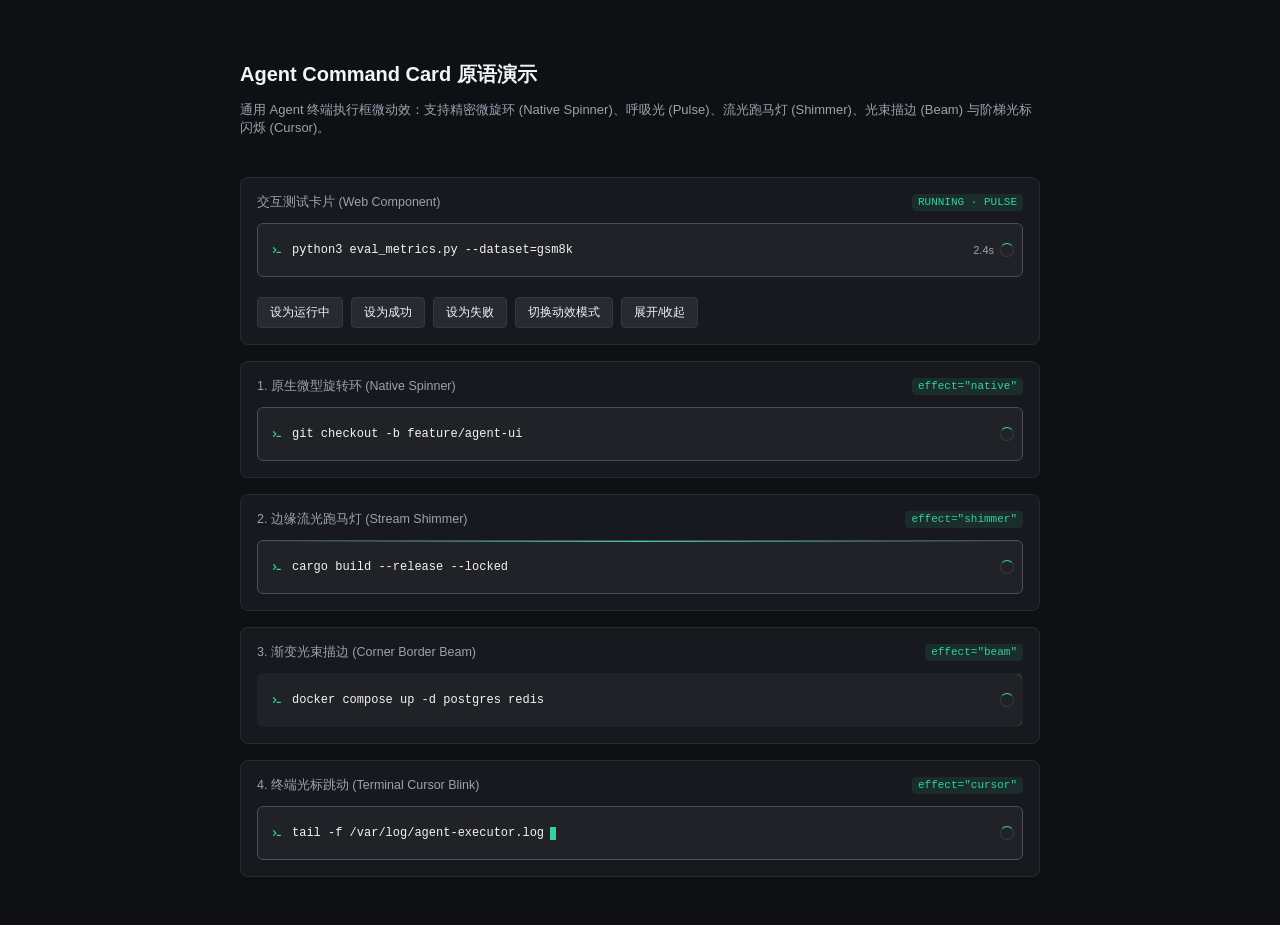
<file: ui/agent-command-card/index.html>
<!DOCTYPE html>
<html lang="zh-CN">
<head>
  <meta charset="UTF-8" />
  <meta name="viewport" content="width=device-width, initial-scale=1.0" />
  <title>Agent Command Card Component Demo</title>
  <link rel="stylesheet" href="command-card.css" />
  <style>
    body {
      background-color: #0e1013;
      color: #f3f4f6;
      font-family: -apple-system, BlinkMacSystemFont, "Segoe UI", Roboto, sans-serif;
      padding: 40px 20px;
      display: flex;
      justify-content: center;
    }
    .wrapper {
      width: 100%;
      max-width: 800px;
      display: flex;
      flex-direction: column;
      gap: 28px;
    }
    h1 {
      font-size: 20px;
      font-weight: 600;
      margin-bottom: 4px;
    }
    p.desc {
      color: #9da1b0;
      font-size: 13px;
      margin-bottom: 12px;
    }
    .grid {
      display: grid;
      grid-template-columns: 1fr;
      gap: 16px;
    }
    .panel {
      background: #17191e;
      border: 1px solid #272a33;
      border-radius: 8px;
      padding: 16px;
      display: flex;
      flex-direction: column;
      gap: 12px;
    }
    .panel-title {
      font-size: 12.5px;
      color: #9da1b0;
      font-weight: 500;
      display: flex;
      justify-content: space-between;
    }
    .tag {
      font-family: monospace;
      color: #34d399;
      background: rgba(52, 211, 153, 0.1);
      padding: 2px 6px;
      border-radius: 4px;
      font-size: 11px;
    }
    .actions {
      display: flex;
      gap: 8px;
      margin-top: 8px;
    }
    button {
      background: #272a33;
      color: #f3f4f6;
      border: 1px solid #353844;
      padding: 6px 12px;
      border-radius: 4px;
      font-size: 12px;
      cursor: pointer;
      transition: background 0.15s;
    }
    button:hover {
      background: #353844;
    }
  </style>
</head>
<body>
  <div class="wrapper">
    <div>
      <h1>Agent Command Card 原语演示</h1>
      <p class="desc">通用 Agent 终端执行框微动效：支持精密微旋环 (Native Spinner)、呼吸光 (Pulse)、流光跑马灯 (Shimmer)、光束描边 (Beam) 与阶梯光标闪烁 (Cursor)。</p>
    </div>

    <div class="grid">
      <!-- 动态交互卡片 -->
      <div class="panel">
        <div class="panel-title">
          <span>交互测试卡片 (Web Component)</span>
          <span class="tag" id="live-tag">RUNNING · PULSE</span>
        </div>
        
        <agent-command-card id="live-card" command="python3 eval_metrics.py --dataset=gsm8k" status="running" effect="pulse" duration="2.4s">
[1/4] Loading evaluation dataset... 1000 items
[2/4] Initializing model inference worker pool... (16 slots)
[3/4] Running multi-turn chain-of-thought evaluations...
[4/4] Completed! Accuracy: 96.8%, Average latency: 420ms
        </agent-command-card>

        <div class="actions">
          <button onclick="setLiveStatus('running')">设为运行中</button>
          <button onclick="setLiveStatus('success')">设为成功</button>
          <button onclick="setLiveStatus('error')">设为失败</button>
          <button onclick="toggleEffect()">切换动效模式</button>
          <button onclick="document.getElementById('live-card').toggle()">展开/收起</button>
        </div>
      </div>

      <!-- 4 种动效对比 -->
      <div class="panel">
        <div class="panel-title"><span>1. 原生微型旋转环 (Native Spinner)</span><span class="tag">effect="native"</span></div>
        <agent-command-card command="git checkout -b feature/agent-ui" status="running" effect="native">
Switched to a new branch 'feature/agent-ui'
        </agent-command-card>
      </div>

      <div class="panel">
        <div class="panel-title"><span>2. 边缘流光跑马灯 (Stream Shimmer)</span><span class="tag">effect="shimmer"</span></div>
        <agent-command-card command="cargo build --release --locked" status="running" effect="shimmer">
Compiling syn v2.0.48
Compiling agent-runtime v0.3.0 (/workspace/core)
Finished release [optimized] target(s) in 14.2s
        </agent-command-card>
      </div>

      <div class="panel">
        <div class="panel-title"><span>3. 渐变光束描边 (Corner Border Beam)</span><span class="tag">effect="beam"</span></div>
        <agent-command-card command="docker compose up -d postgres redis" status="running" effect="beam">
[+] Running 2/2
 ✔ Container redis     Started
 ✔ Container postgres  Started
        </agent-command-card>
      </div>

      <div class="panel">
        <div class="panel-title"><span>4. 终端光标跳动 (Terminal Cursor Blink)</span><span class="tag">effect="cursor"</span></div>
        <agent-command-card command="tail -f /var/log/agent-executor.log" status="running" effect="cursor">
2026-09-19 00:01:12 INFO worker-1 received task_id=891
2026-09-19 00:01:13 INFO step complete
        </agent-command-card>
      </div>
    </div>
  </div>

  <script src="command-card.js"></script>
  <script>
    const card = document.getElementById('live-card');
    const tag = document.getElementById('live-tag');
    const effects = ['pulse', 'shimmer', 'beam', 'cursor', 'native'];
    let fxIdx = 0;

    function setLiveStatus(st) {
      card.setAttribute('status', st);
      updateTag();
    }

    function toggleEffect() {
      fxIdx = (fxIdx + 1) % effects.length;
      card.setAttribute('effect', effects[fxIdx]);
      updateTag();
    }

    function updateTag() {
      const st = card.getAttribute('status') || 'idle';
      const fx = card.getAttribute('effect') || 'native';
      tag.textContent = `${st.toUpperCase()} · ${fx.toUpperCase()}`;
    }
  </script>
</body>
</html>
</file>
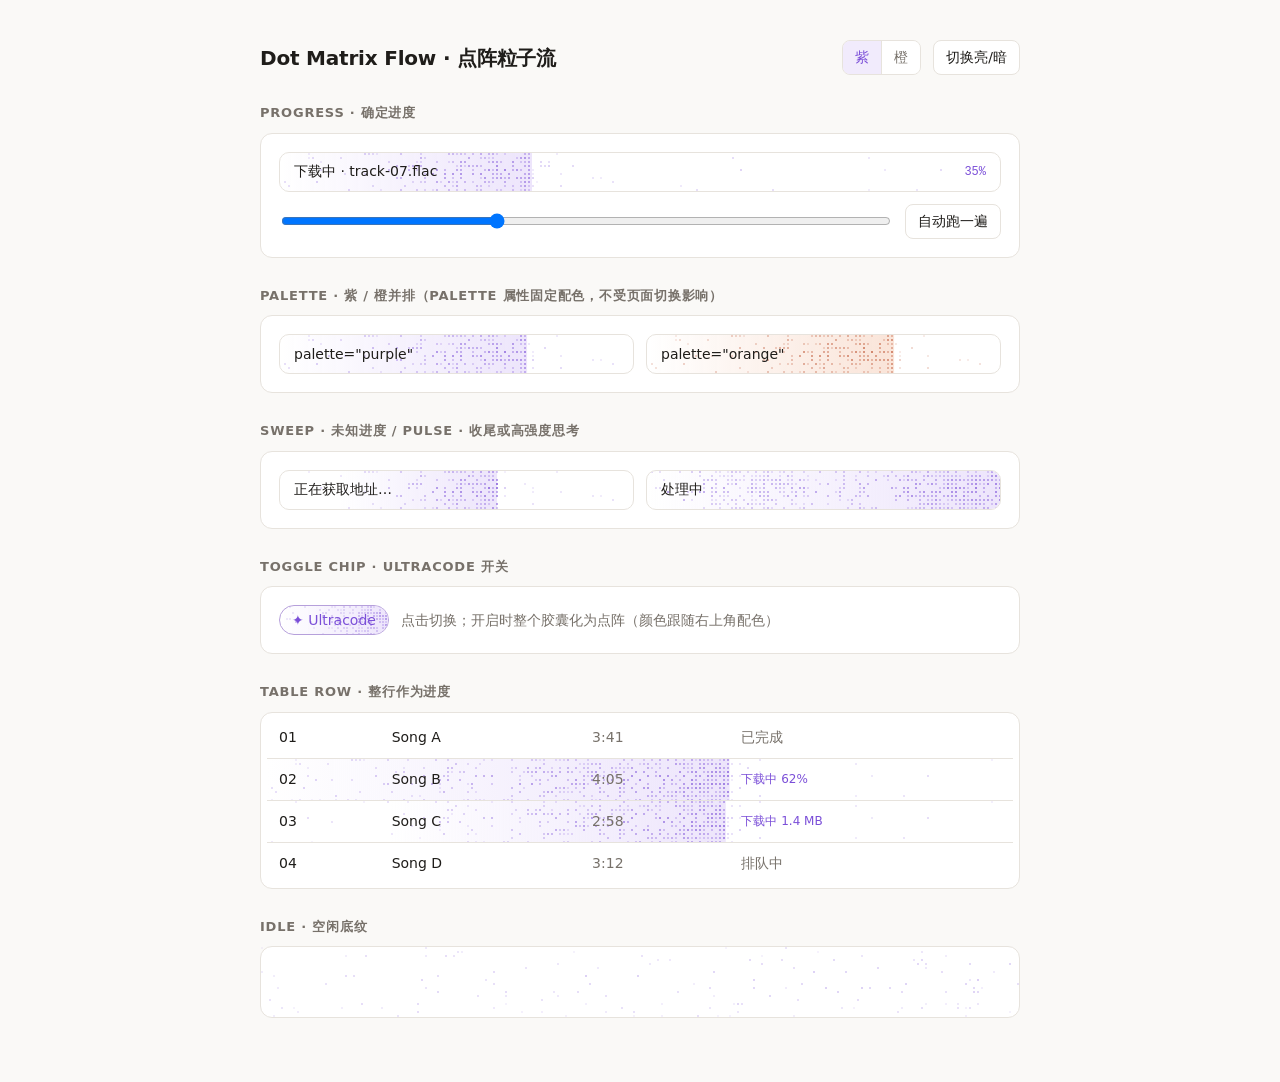
<file: ui/dot-matrix-flow/index.html>
<!doctype html>
<html lang="zh-CN">
<head>
  <meta charset="utf-8" />
  <meta name="viewport" content="width=device-width, initial-scale=1" />
  <title>Dot Matrix Flow · 点阵粒子流</title>
  <link rel="stylesheet" href="dot-flow.css" />
  <style>
    :root { --bg: #faf9f7; --fg: #1f1d1a; --muted: #77716a; --line: #e7e3dd; --card: #fff; color-scheme: light; }
    :root[data-theme='dark'] { --bg: #171614; --fg: #ece9e4; --muted: #9a948b; --line: #2d2a26; --card: #1f1e1b; color-scheme: dark; }
    * { box-sizing: border-box; }
    body { margin: 0; padding: 40px 24px 64px; background: var(--bg); color: var(--fg); font: 14px/1.5 ui-sans-serif, system-ui, -apple-system, "PingFang SC", sans-serif; }
    main { max-width: 760px; margin: 0 auto; display: grid; gap: 28px; }
    header { display: flex; justify-content: space-between; align-items: center; gap: 16px; }
    h1 { margin: 0; font-size: 20px; letter-spacing: -0.01em; }
    h2 { margin: 0 0 10px; font-size: 13px; font-weight: 600; color: var(--muted); text-transform: uppercase; letter-spacing: 0.06em; }
    button, input[type='range'] { font: inherit; }
    .btn { border: 1px solid var(--line); background: var(--card); color: var(--fg); border-radius: 8px; padding: 6px 12px; cursor: pointer; }
    .card { background: var(--card); border: 1px solid var(--line); border-radius: 12px; padding: 18px; }
    .row { display: flex; align-items: center; gap: 12px; flex-wrap: wrap; }

    /* 1. progress bar */
    .bar { height: 40px; border-radius: 10px; border: 1px solid var(--line); overflow: hidden; display: flex; align-items: center; padding: 0 14px; justify-content: space-between; }
    .pct { font: 12px ui-monospace, SFMono-Regular, Menlo, monospace; color: var(--dot-flow); }

    /* 2. ultracode chip */
    .seg { display: inline-flex; border: 1px solid var(--line); border-radius: 8px; overflow: hidden; }
    .seg button { border: 0; background: var(--card); color: var(--muted); padding: 6px 12px; cursor: pointer; font: inherit; }
    .seg button + button { border-left: 1px solid var(--line); }
    .seg button[aria-pressed='true'] { color: var(--dot-flow); background: color-mix(in srgb, var(--dot-flow-soft) 70%, var(--card)); }
    .chip { position: relative; isolation: isolate; overflow: hidden; display: inline-flex; align-items: center; gap: 6px; height: 30px; padding: 0 12px; border-radius: 999px; border: 1px solid var(--line); background: transparent; color: var(--fg); cursor: pointer; }
    .chip[aria-pressed='true'] { color: var(--dot-flow); border-color: color-mix(in srgb, var(--dot-flow) 45%, var(--line)); }
    .chip dot-flow { display: none; }
    .chip[aria-pressed='true'] dot-flow { display: block; }

    /* 3. table */
    table { width: 100%; border-collapse: collapse; }
    td { padding: 10px 12px; border-top: 1px solid var(--line); }
    tr:first-child td { border-top: 0; }
    .muted { color: var(--muted); }
    .badge { font-size: 12px; color: var(--dot-flow); }
  </style>
</head>
<body>
  <main>
    <header>
      <h1>Dot Matrix Flow · 点阵粒子流</h1>
      <div class="row">
        <div class="seg" id="palette" role="group" aria-label="配色">
          <button data-p="purple" aria-pressed="true">紫</button><button data-p="orange" aria-pressed="false">橙</button>
        </div>
        <button class="btn" id="theme">切换亮/暗</button>
      </div>
    </header>

    <section>
      <h2>Progress · 确定进度</h2>
      <div class="card">
        <div class="bar dot-flow-host" id="bar">
          <dot-flow id="barFlow" state="progress" progress="0.35"></dot-flow>
          <span>下载中 · track-07.flac</span><span class="pct" id="pct">35%</span>
        </div>
        <div class="row" style="margin-top:12px">
          <input type="range" id="slider" min="0" max="100" value="35" style="flex:1" />
          <button class="btn" id="auto">自动跑一遍</button>
        </div>
      </div>
    </section>

    <section>
      <h2>Palette · 紫 / 橙并排（palette 属性固定配色，不受页面切换影响）</h2>
      <div class="card row">
        <div class="bar dot-flow-host" style="flex:1;min-width:240px"><dot-flow palette="purple" state="progress" progress="0.7"></dot-flow><span>palette="purple"</span></div>
        <div class="bar dot-flow-host" style="flex:1;min-width:240px"><dot-flow palette="orange" state="progress" progress="0.7"></dot-flow><span>palette="orange"</span></div>
      </div>
    </section>

    <section>
      <h2>Sweep · 未知进度 / Pulse · 收尾或高强度思考</h2>
      <div class="card row">
        <div class="bar dot-flow-host" style="flex:1;min-width:240px"><dot-flow state="sweep"></dot-flow><span>正在获取地址…</span></div>
        <div class="bar dot-flow-host" style="flex:1;min-width:240px"><dot-flow state="pulse"></dot-flow><span>处理中</span></div>
      </div>
    </section>

    <section>
      <h2>Toggle chip · ultracode 开关</h2>
      <div class="card row">
        <button class="chip" aria-pressed="true" id="chip"><dot-flow state="pulse" pitch="3" alpha="0.55"></dot-flow>✦ Ultracode</button>
        <span class="muted">点击切换；开启时整个胶囊化为点阵（颜色跟随右上角配色）</span>
      </div>
    </section>

    <section>
      <h2>Table row · 整行作为进度</h2>
      <div class="card" style="padding:4px 6px">
        <table class="dot-flow-table">
          <tr><td>01</td><td>Song A</td><td class="muted">3:41</td><td class="muted">已完成</td></tr>
          <tr class="is-flowing"><td>02<dot-flow host="tr" id="rowFlow" state="progress" progress="0.62"></dot-flow></td><td>Song B</td><td class="muted">4:05</td><td class="badge">下载中 62%</td></tr>
          <tr class="is-flowing"><td>03<dot-flow host="tr" state="sweep"></dot-flow></td><td>Song C</td><td class="muted">2:58</td><td class="badge">下载中 1.4 MB</td></tr>
          <tr><td>04</td><td>Song D</td><td class="muted">3:12</td><td class="muted">排队中</td></tr>
        </table>
      </div>
    </section>

    <section>
      <h2>Idle · 空闲底纹</h2>
      <div class="card dot-flow-host" style="height:72px"><dot-flow state="idle"></dot-flow></div>
    </section>
  </main>

  <script src="dot-flow.js"></script>
  <script>
    const root = document.documentElement;
    root.dataset.theme = matchMedia('(prefers-color-scheme: dark)').matches ? 'dark' : 'light';
    document.getElementById('theme').onclick = () => {
      root.dataset.theme = root.dataset.theme === 'dark' ? 'light' : 'dark';
    };

    const seg = document.getElementById('palette');
    seg.onclick = (e) => {
      const b = e.target.closest('button');
      if (!b) return;
      root.dataset.dotFlow = b.dataset.p;
      for (const x of seg.children) x.setAttribute('aria-pressed', String(x === b));
    };

    const barFlow = document.getElementById('barFlow');
    const pct = document.getElementById('pct');
    const slider = document.getElementById('slider');
    const setP = (v) => { barFlow.progress = v; pct.textContent = Math.round(v * 100) + '%'; slider.value = Math.round(v * 100); };
    slider.oninput = () => setP(slider.value / 100);

    let timer = 0;
    document.getElementById('auto').onclick = () => {
      clearInterval(timer);
      let v = 0;
      setP(0);
      timer = setInterval(() => {
        v += 0.04 + Math.random() * 0.05;
        if (v >= 1) { clearInterval(timer); barFlow.state = 'pulse'; pct.textContent = '处理中'; setTimeout(() => { setP(1); barFlow.state = 'progress'; }, 1500); return; }
        setP(v);
      }, 350);
    };

    const chip = document.getElementById('chip');
    chip.onclick = () => chip.setAttribute('aria-pressed', chip.getAttribute('aria-pressed') === 'true' ? 'false' : 'true');
  </script>
</body>
</html>
</file>
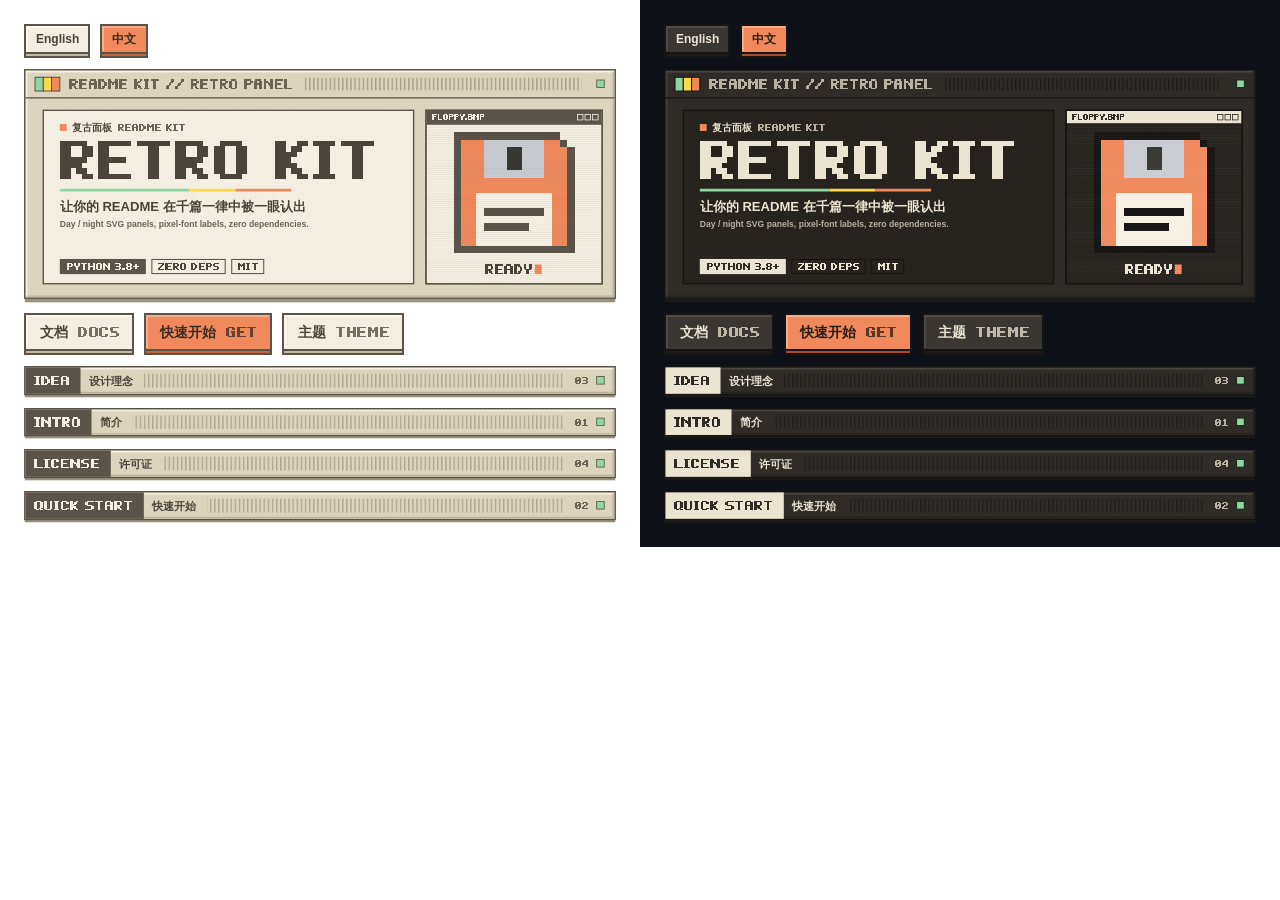
<file: readme/retro-panel/example/preview.html>
<!doctype html><meta charset='utf-8'><title>readme-kit preview</title><body style='margin:0;display:grid;grid-template-columns:1fr 1fr'><section style="background:#ffffff;padding:24px;display:flex;flex-wrap:wrap;gap:10px;align-items:flex-start"><img src="assets/readme/lang-en-day.svg"><img src="assets/readme/lang-zh-day.svg"><img src="assets/readme/hero-day.svg" style="width:100%"><img src="assets/readme/key-docs-day.svg"><img src="assets/readme/key-get-day.svg"><img src="assets/readme/key-themes-day.svg"><img src="assets/readme/sec-idea-day.svg" style="width:100%"><img src="assets/readme/sec-intro-day.svg" style="width:100%"><img src="assets/readme/sec-notice-day.svg" style="width:100%"><img src="assets/readme/sec-start-day.svg" style="width:100%"></section><section style="background:#0d1117;padding:24px;display:flex;flex-wrap:wrap;gap:10px;align-items:flex-start"><img src="assets/readme/lang-en-night.svg"><img src="assets/readme/lang-zh-night.svg"><img src="assets/readme/hero-night.svg" style="width:100%"><img src="assets/readme/key-docs-night.svg"><img src="assets/readme/key-get-night.svg"><img src="assets/readme/key-themes-night.svg"><img src="assets/readme/sec-idea-night.svg" style="width:100%"><img src="assets/readme/sec-intro-night.svg" style="width:100%"><img src="assets/readme/sec-notice-night.svg" style="width:100%"><img src="assets/readme/sec-start-night.svg" style="width:100%"></section></body>
</file>
<file: ui/agent-command-card/command-card.css>
/**
 * Agent Command Card Component Styles
 * Universal execution card micro-animations for AI Agent & terminal CLI.
 * Designed for low-latency, GPU-accelerated execution animations & accessibility.
 */

:root {
  --acc-bg: #131418;
  --acc-card-bg: rgba(255, 255, 255, 0.025);
  --acc-card-bg-hover: rgba(255, 255, 255, 0.05);
  --acc-card-bg-active: rgba(255, 255, 255, 0.04);
  
  --acc-border-subtle: #272a33;
  --acc-border-default: #353844;
  --acc-border-active: #4a4e5e;
  
  --acc-fg-primary: #f3f4f6;
  --acc-fg-secondary: #9da1b0;
  --acc-fg-muted: #5e6270;
  
  --acc-status-running: #34d399;
  --acc-status-running-glow: rgba(52, 211, 153, 0.25);
  --acc-status-error: #f87171;
  --acc-status-warn: #fbbf24;
  
  --acc-font-sans: -apple-system, BlinkMacSystemFont, "Segoe UI", Roboto, "PingFang SC", sans-serif;
  --acc-font-mono: "JetBrains Mono", ui-monospace, "SF Mono", Menlo, Consolas, monospace;
}

/* === Host Container === */
.agent-command-card {
  position: relative;
  display: flex;
  flex-direction: column;
  width: 100%;
  border-radius: 6px;
  border: 1px solid var(--acc-border-subtle);
  background: var(--acc-card-bg);
  overflow: hidden;
  box-sizing: border-box;
  font-family: var(--acc-font-sans);
  color: var(--acc-fg-primary);
  transition: border-color 0.2s ease, background-color 0.2s ease, box-shadow 0.2s ease;
}

/* Focus Visible for Accessibility */
.agent-command-card:focus-within {
  outline: 2px solid var(--acc-border-active);
  outline-offset: 1px;
}

/* === Card Header === */
.acc-header {
  display: flex;
  align-items: center;
  gap: 8px;
  padding: 8px 12px;
  min-height: 36px;
  cursor: pointer;
  user-select: none;
  background: transparent;
  border: none;
  width: 100%;
  text-align: left;
  transition: background-color 0.15s ease;
}

.acc-header:hover {
  background-color: var(--acc-card-bg-hover);
}

/* === Icons & Status Indicators === */
.acc-icon {
  flex-shrink: 0;
  width: 14px;
  height: 14px;
  stroke: var(--acc-fg-muted);
  transition: stroke 0.2s ease, transform 0.2s ease;
}

.acc-cmd {
  flex: 1;
  font-family: var(--acc-font-mono);
  font-size: 12px;
  line-height: 1.4;
  white-space: nowrap;
  overflow: hidden;
  text-overflow: ellipsis;
  display: flex;
  align-items: center;
  gap: 6px;
}

.acc-cursor {
  display: none;
  width: 6px;
  height: 13px;
  background: var(--acc-status-running);
  vertical-align: middle;
}

.acc-meta {
  display: inline-flex;
  align-items: center;
  gap: 6px;
  font-size: 11px;
  color: var(--acc-fg-secondary);
}

.acc-chevron {
  flex-shrink: 0;
  width: 12px;
  height: 12px;
  stroke: var(--acc-fg-muted);
  transition: transform 0.2s cubic-bezier(0.4, 0, 0.2, 1), stroke 0.15s ease;
}

.agent-command-card[data-open="true"] .acc-chevron {
  transform: rotate(90deg);
  stroke: var(--acc-fg-primary);
}

/* === Output Body === */
.acc-body {
  display: none;
  padding: 10px 14px 12px;
  font-family: var(--acc-font-mono);
  font-size: 11.5px;
  line-height: 1.6;
  color: var(--acc-fg-secondary);
  background: rgba(0, 0, 0, 0.25);
  border-top: 1px solid var(--acc-border-subtle);
  white-space: pre-wrap;
  word-break: break-all;
  max-height: 360px;
  overflow-y: auto;
}

.agent-command-card[data-open="true"] .acc-body {
  display: block;
}

/* === Status Modifiers === */
.agent-command-card[data-status="running"] {
  border-color: var(--acc-border-active);
  background-color: var(--acc-card-bg-active);
}

.agent-command-card[data-status="running"] .acc-icon {
  stroke: var(--acc-status-running);
}

.agent-command-card[data-status="error"] {
  border-color: rgba(248, 113, 113, 0.4);
}

.agent-command-card[data-status="error"] .acc-icon {
  stroke: var(--acc-status-error);
}

/* === Effect 1: Native Precision Spinner (微旋环) === */
.acc-spinner-ring {
  width: 12px;
  height: 12px;
  border-radius: 50%;
  border: 1.5px solid rgba(255, 255, 255, 0.1);
  border-top-color: var(--acc-status-running);
  animation: acc-spin 0.85s linear infinite;
}

@keyframes acc-spin {
  to { transform: rotate(360deg); }
}

/* === Effect 2: Pulse Glow (呼吸微光) === */
.agent-command-card.effect-pulse[data-status="running"] {
  animation: acc-pulse-glow 2.2s ease-in-out infinite;
}

@keyframes acc-pulse-glow {
  0%, 100% {
    border-color: rgba(52, 211, 153, 0.3);
    box-shadow: 0 0 0 0 rgba(52, 211, 153, 0);
  }
  50% {
    border-color: rgba(52, 211, 153, 0.85);
    box-shadow: 0 0 10px 1.5px var(--acc-status-running-glow);
  }
}

/* === Effect 3: Stream Shimmer (边缘扫光/跑马灯) === */
.agent-command-card.effect-shimmer[data-status="running"]::after {
  content: "";
  position: absolute;
  top: 0;
  left: 0;
  width: 100%;
  height: 1px;
  background: linear-gradient(90deg, transparent 0%, var(--acc-status-running) 50%, transparent 100%);
  animation: acc-shimmer-slide 1.8s ease-in-out infinite;
  pointer-events: none;
}

@keyframes acc-shimmer-slide {
  0%   { transform: translateX(-100%); }
  100% { transform: translateX(100%); }
}

/* === Effect 4: Border Beam (角部流动光束) === */
.agent-command-card.effect-beam[data-status="running"] {
  border-color: transparent;
}

.agent-command-card.effect-beam[data-status="running"]::before {
  content: "";
  position: absolute;
  inset: -1px;
  border-radius: 7px;
  padding: 1px;
  background: conic-gradient(from 0deg at 50% 50%, transparent 0deg, var(--acc-status-running) 60deg, transparent 120deg);
  -webkit-mask: linear-gradient(#fff 0 0) content-box, linear-gradient(#fff 0 0);
  mask: linear-gradient(#fff 0 0) content-box, linear-gradient(#fff 0 0);
  -webkit-mask-composite: xor;
  mask-composite: exclude;
  animation: acc-spin 2.6s linear infinite;
  pointer-events: none;
}

/* === Effect 5: Terminal Cursor Blink === */
.agent-command-card.effect-cursor[data-status="running"] .acc-cursor {
  display: inline-block;
  animation: acc-cursor-blink 0.9s steps(1) infinite;
}

@keyframes acc-cursor-blink {
  0%, 100% { opacity: 1; }
  50% { opacity: 0; }
}

/* === Accessibility: Reduced Motion Support === */
@media (prefers-reduced-motion: reduce) {
  .acc-spinner-ring,
  .agent-command-card.effect-pulse[data-status="running"],
  .agent-command-card.effect-shimmer[data-status="running"]::after,
  .agent-command-card.effect-beam[data-status="running"]::before,
  .agent-command-card.effect-cursor[data-status="running"] .acc-cursor {
    animation: none !important;
  }
  .agent-command-card[data-status="running"] {
    border-color: var(--acc-status-running);
  }
}
</file>
<file: ui/dot-matrix-flow/dot-flow.css>
/* Dot Matrix Flow — theme tokens + host helpers. Optional: the component falls back to the
   same colours (DOT_FLOW_PALETTES in dot-flow.js) without this file. */

/* Per-palette tokens. Override any of these to retune a palette. */
:root {
  --dot-flow-purple: #7b4fd8;
  --dot-flow-purple-soft: #ebe2fb;
  --dot-flow-orange: #bd5230; /* Claude terracotta, deepened to purple's luminance so 2px dots hold on light paper */
  --dot-flow-orange-soft: #f9e1d4;
  --dot-flow-claude: var(--dot-flow-orange); /* claude = orange in light, purple in dark */
  --dot-flow-claude-soft: var(--dot-flow-orange-soft);
}

@media (prefers-color-scheme: dark) {
  :root {
    --dot-flow-purple: #a98bff;
    --dot-flow-purple-soft: #261d3d;
    --dot-flow-orange: #ec9672;
    --dot-flow-orange-soft: #3a2219;
    --dot-flow-claude: var(--dot-flow-purple);
    --dot-flow-claude-soft: var(--dot-flow-purple-soft);
  }
}

/* Explicit theme switches win over the media query */
:root[data-theme='light'],
:root.light {
  --dot-flow-purple: #7b4fd8;
  --dot-flow-purple-soft: #ebe2fb;
  --dot-flow-orange: #bd5230;
  --dot-flow-orange-soft: #f9e1d4;
  --dot-flow-claude: var(--dot-flow-orange);
  --dot-flow-claude-soft: var(--dot-flow-orange-soft);
}
:root[data-theme='dark'],
:root.dark {
  --dot-flow-purple: #a98bff;
  --dot-flow-purple-soft: #261d3d;
  --dot-flow-orange: #ec9672;
  --dot-flow-orange-soft: #3a2219;
  --dot-flow-claude: var(--dot-flow-purple);
  --dot-flow-claude-soft: var(--dot-flow-purple-soft);
}

/* The active colours. Default purple; switch a whole page or any subtree with data-dot-flow. */
:root,
[data-dot-flow='purple'] {
  --dot-flow: var(--dot-flow-purple);
  --dot-flow-soft: var(--dot-flow-purple-soft);
}
[data-dot-flow='orange'] {
  --dot-flow: var(--dot-flow-orange);
  --dot-flow-soft: var(--dot-flow-orange-soft);
}
[data-dot-flow='claude'] {
  --dot-flow: var(--dot-flow-claude);
  --dot-flow-soft: var(--dot-flow-claude-soft);
}

/* Any box that should carry a field behind its content */
.dot-flow-host {
  position: relative;
  isolation: isolate;
}

/* Imperative usage: a bare <canvas class="dot-flow-canvas"> inside a .dot-flow-host */
.dot-flow-canvas {
  position: absolute;
  left: 0;
  top: 0;
  z-index: -1;
  pointer-events: none;
}

/* Whole table row as the field: put <dot-flow host="tr"> in the first cell */
.dot-flow-table {
  isolation: isolate;
}
.dot-flow-table tr.is-flowing > td:first-child {
  position: relative;
}
.dot-flow-table tr.is-flowing > td,
.dot-flow-table tr.is-flowing:hover > td {
  background: transparent;
}
</file>
